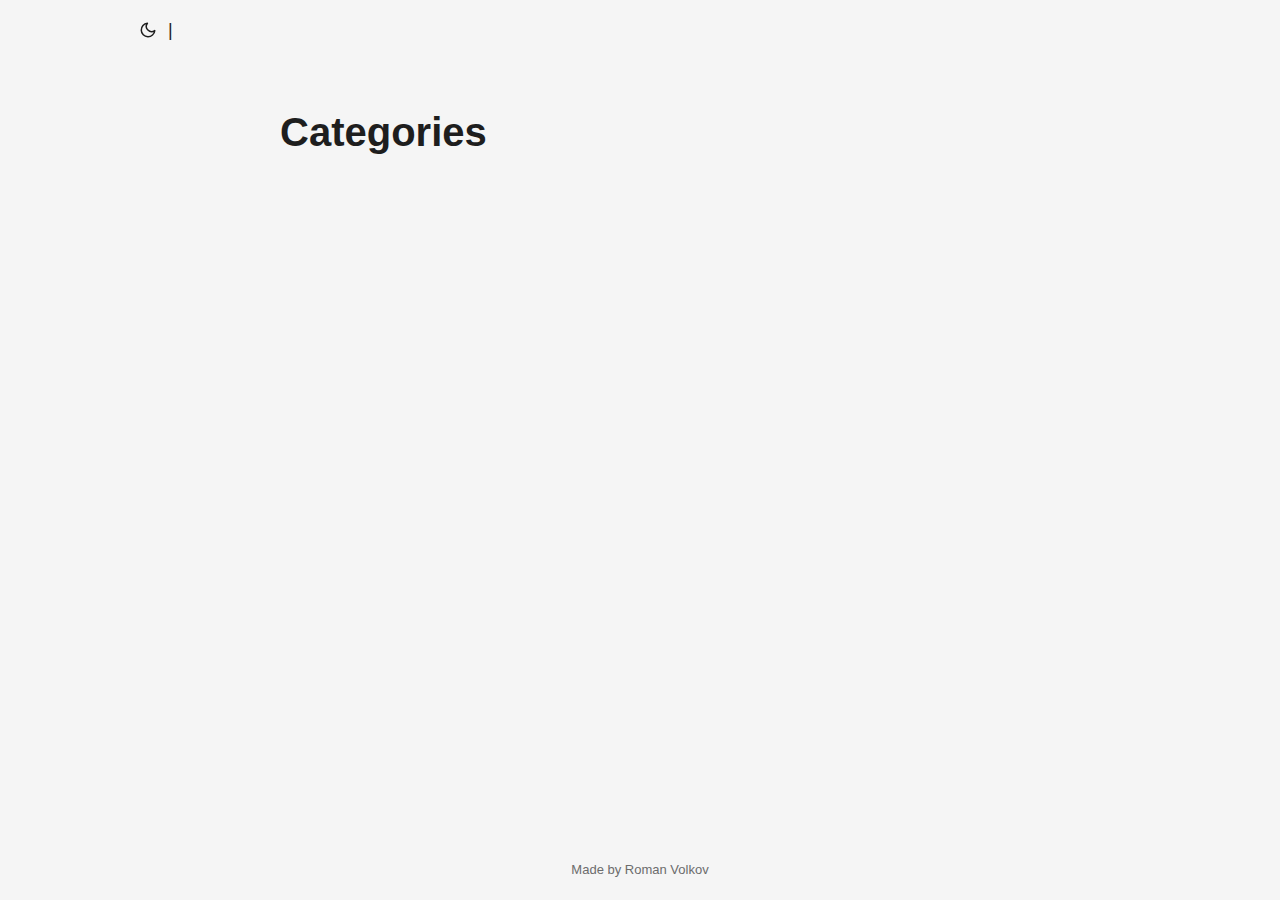
<file: categories/index.html>
<!doctype html><html lang=en dir=auto><head><meta charset=utf-8><meta http-equiv=X-UA-Compatible content="IE=edge"><meta name=viewport content="width=device-width,initial-scale=1,shrink-to-fit=no"><meta name=robots content="index, follow"><title>Categories | </title><meta name=keywords content><meta name=description content><meta name=author content="Roman Volkov"><link rel=canonical href=https://romanvolkov.ru/categories/><link crossorigin=anonymous href=/assets/css/stylesheet.min.c88963fe2d79462000fd0fb1b3737783c32855d340583e4523343f8735c787f0.css integrity="sha256-yIlj/i15RiAA/Q+xs3N3g8MoVdNAWD5FIzQ/hzXHh/A=" rel="preload stylesheet" as=style><link rel=icon href=https://romanvolkov.ru/favicon.ico><link rel=icon type=image/png sizes=16x16 href=https://romanvolkov.ru/favicon-16x16.png><link rel=icon type=image/png sizes=32x32 href=https://romanvolkov.ru/favicon-32x32.png><link rel=apple-touch-icon href=https://romanvolkov.ru/apple-touch-icon.png><link rel=mask-icon href=https://romanvolkov.ru/safari-pinned-tab.svg><meta name=theme-color content="#2e2e33"><meta name=msapplication-TileColor content="#2e2e33"><meta name=generator content="Hugo 0.128.0"><link rel=alternate type=application/rss+xml href=https://romanvolkov.ru/categories/index.xml><link rel=alternate hreflang=en href=https://romanvolkov.ru/categories/><noscript><style>#theme-toggle,.top-link{display:none}</style><style>@media(prefers-color-scheme:dark){:root{--theme:rgb(29, 30, 32);--entry:rgb(46, 46, 51);--primary:rgb(218, 218, 219);--secondary:rgb(155, 156, 157);--tertiary:rgb(65, 66, 68);--content:rgb(196, 196, 197);--hljs-bg:rgb(46, 46, 51);--code-bg:rgb(55, 56, 62);--border:rgb(51, 51, 51)}.list{background:var(--theme)}.list:not(.dark)::-webkit-scrollbar-track{background:0 0}.list:not(.dark)::-webkit-scrollbar-thumb{border-color:var(--theme)}}</style></noscript><meta property="og:title" content="Categories"><meta property="og:description" content><meta property="og:type" content="website"><meta property="og:url" content="https://romanvolkov.ru/categories/"><meta name=twitter:card content="summary"><meta name=twitter:title content="Categories"><meta name=twitter:description content></head><body class=list id=top><script>localStorage.getItem("pref-theme")==="dark"?document.body.classList.add("dark"):localStorage.getItem("pref-theme")==="light"?document.body.classList.remove("dark"):window.matchMedia("(prefers-color-scheme: dark)").matches&&document.body.classList.add("dark")</script><header class=header><nav class=nav><div class=logo><span class=logo-switches><button id=theme-toggle accesskey=t title="(Alt + T)"><svg id="moon" xmlns="http://www.w3.org/2000/svg" width="24" height="24" viewBox="0 0 24 24" fill="none" stroke="currentcolor" stroke-width="2" stroke-linecap="round" stroke-linejoin="round"><path d="M21 12.79A9 9 0 1111.21 3 7 7 0 0021 12.79z"/></svg><svg id="sun" xmlns="http://www.w3.org/2000/svg" width="24" height="24" viewBox="0 0 24 24" fill="none" stroke="currentcolor" stroke-width="2" stroke-linecap="round" stroke-linejoin="round"><circle cx="12" cy="12" r="5"/><line x1="12" y1="1" x2="12" y2="3"/><line x1="12" y1="21" x2="12" y2="23"/><line x1="4.22" y1="4.22" x2="5.64" y2="5.64"/><line x1="18.36" y1="18.36" x2="19.78" y2="19.78"/><line x1="1" y1="12" x2="3" y2="12"/><line x1="21" y1="12" x2="23" y2="12"/><line x1="4.22" y1="19.78" x2="5.64" y2="18.36"/><line x1="18.36" y1="5.64" x2="19.78" y2="4.22"/></svg></button><ul class=lang-switch><li>|</li></ul></span></div><ul id=menu></ul></nav></header><main class=main><header class=page-header><h1>Categories</h1></header><ul class=terms-tags></ul></main><footer class=footer style=font-size:13px><span>Made by Roman Volkov</span></footer></body></html>
</file>
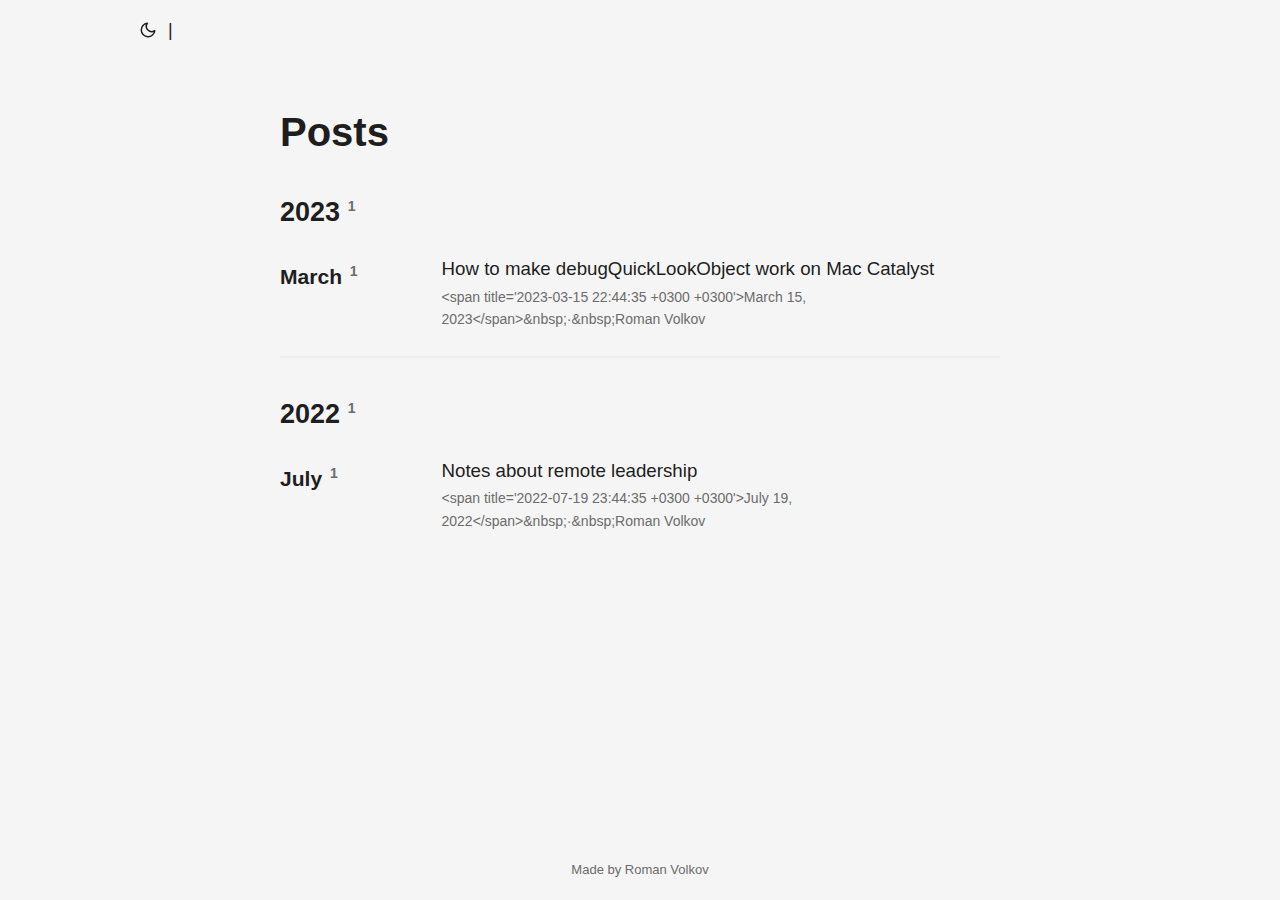
<file: posts/index.html>
<!doctype html><html lang=en dir=auto><head><meta charset=utf-8><meta http-equiv=X-UA-Compatible content="IE=edge"><meta name=viewport content="width=device-width,initial-scale=1,shrink-to-fit=no"><meta name=robots content="index, follow"><title>Posts | </title><meta name=keywords content><meta name=description content="posts"><meta name=author content="Roman Volkov"><link rel=canonical href=https://romanvolkov.ru/posts/><link crossorigin=anonymous href=/assets/css/stylesheet.min.c88963fe2d79462000fd0fb1b3737783c32855d340583e4523343f8735c787f0.css integrity="sha256-yIlj/i15RiAA/Q+xs3N3g8MoVdNAWD5FIzQ/hzXHh/A=" rel="preload stylesheet" as=style><link rel=icon href=https://romanvolkov.ru/favicon.ico><link rel=icon type=image/png sizes=16x16 href=https://romanvolkov.ru/favicon-16x16.png><link rel=icon type=image/png sizes=32x32 href=https://romanvolkov.ru/favicon-32x32.png><link rel=apple-touch-icon href=https://romanvolkov.ru/apple-touch-icon.png><link rel=mask-icon href=https://romanvolkov.ru/safari-pinned-tab.svg><meta name=theme-color content="#2e2e33"><meta name=msapplication-TileColor content="#2e2e33"><meta name=generator content="Hugo 0.128.0"><link rel=alternate hreflang=en href=https://romanvolkov.ru/posts/><noscript><style>#theme-toggle,.top-link{display:none}</style><style>@media(prefers-color-scheme:dark){:root{--theme:rgb(29, 30, 32);--entry:rgb(46, 46, 51);--primary:rgb(218, 218, 219);--secondary:rgb(155, 156, 157);--tertiary:rgb(65, 66, 68);--content:rgb(196, 196, 197);--hljs-bg:rgb(46, 46, 51);--code-bg:rgb(55, 56, 62);--border:rgb(51, 51, 51)}.list{background:var(--theme)}.list:not(.dark)::-webkit-scrollbar-track{background:0 0}.list:not(.dark)::-webkit-scrollbar-thumb{border-color:var(--theme)}}</style></noscript><meta property="og:title" content="Posts"><meta property="og:description" content="posts"><meta property="og:type" content="article"><meta property="og:url" content="https://romanvolkov.ru/posts/"><meta property="article:section" content><meta name=twitter:card content="summary"><meta name=twitter:title content="Posts"><meta name=twitter:description content="posts"><script type=application/ld+json>{"@context":"https://schema.org","@type":"BreadcrumbList","itemListElement":[{"@type":"ListItem","position":1,"name":"Posts","item":"https://romanvolkov.ru/posts/"}]}</script><script type=application/ld+json>{"@context":"https://schema.org","@type":"BlogPosting","headline":"Posts","name":"Posts","description":"posts","keywords":[],"articleBody":"","wordCount":"0","inLanguage":"en","datePublished":"0001-01-01T00:00:00Z","dateModified":"0001-01-01T00:00:00Z","author":{"@type":"Person","name":"Roman Volkov"},"mainEntityOfPage":{"@type":"WebPage","@id":"https://romanvolkov.ru/posts/"},"publisher":{"@type":"Organization","name":"","logo":{"@type":"ImageObject","url":"https://romanvolkov.ru/favicon.ico"}}}</script></head><body class=list id=top><script>localStorage.getItem("pref-theme")==="dark"?document.body.classList.add("dark"):localStorage.getItem("pref-theme")==="light"?document.body.classList.remove("dark"):window.matchMedia("(prefers-color-scheme: dark)").matches&&document.body.classList.add("dark")</script><header class=header><nav class=nav><div class=logo><span class=logo-switches><button id=theme-toggle accesskey=t title="(Alt + T)"><svg id="moon" xmlns="http://www.w3.org/2000/svg" width="24" height="24" viewBox="0 0 24 24" fill="none" stroke="currentcolor" stroke-width="2" stroke-linecap="round" stroke-linejoin="round"><path d="M21 12.79A9 9 0 1111.21 3 7 7 0 0021 12.79z"/></svg><svg id="sun" xmlns="http://www.w3.org/2000/svg" width="24" height="24" viewBox="0 0 24 24" fill="none" stroke="currentcolor" stroke-width="2" stroke-linecap="round" stroke-linejoin="round"><circle cx="12" cy="12" r="5"/><line x1="12" y1="1" x2="12" y2="3"/><line x1="12" y1="21" x2="12" y2="23"/><line x1="4.22" y1="4.22" x2="5.64" y2="5.64"/><line x1="18.36" y1="18.36" x2="19.78" y2="19.78"/><line x1="1" y1="12" x2="3" y2="12"/><line x1="21" y1="12" x2="23" y2="12"/><line x1="4.22" y1="19.78" x2="5.64" y2="18.36"/><line x1="18.36" y1="5.64" x2="19.78" y2="4.22"/></svg></button><ul class=lang-switch><li>|</li></ul></span></div><ul id=menu></ul></nav></header><main class=main><header class=page-header><h1>Posts</h1></header><div class=archive-year><h2 class=archive-year-header>2023<sup class=archive-count>&nbsp;&nbsp;1</sup></h2><div class=archive-month><h3 class=archive-month-header>March<sup class=archive-count>&nbsp;&nbsp;1</sup></h3><div class=archive-posts><div class=archive-entry><h3 class=archive-entry-title>How to make debugQuickLookObject work on Mac Catalyst</h3><div class=archive-meta>&lt;span title='2023-03-15 22:44:35 +0300 +0300'>March 15, 2023&lt;/span>&amp;nbsp;·&amp;nbsp;Roman Volkov</div><a class=entry-link aria-label="post link to How to make debugQuickLookObject work on Mac Catalyst" href=https://romanvolkov.ru/posts/xcode-custom-quick-look/></a></div></div></div></div><div class=archive-year><h2 class=archive-year-header>2022<sup class=archive-count>&nbsp;&nbsp;1</sup></h2><div class=archive-month><h3 class=archive-month-header>July<sup class=archive-count>&nbsp;&nbsp;1</sup></h3><div class=archive-posts><div class=archive-entry><h3 class=archive-entry-title>Notes about remote leadership</h3><div class=archive-meta>&lt;span title='2022-07-19 23:44:35 +0300 +0300'>July 19, 2022&lt;/span>&amp;nbsp;·&amp;nbsp;Roman Volkov</div><a class=entry-link aria-label="post link to Notes about remote leadership" href=https://romanvolkov.ru/posts/notes_about_leadership/></a></div></div></div></div></main><footer class=footer style=font-size:13px><span>Made by Roman Volkov</span></footer></body></html>
</file>
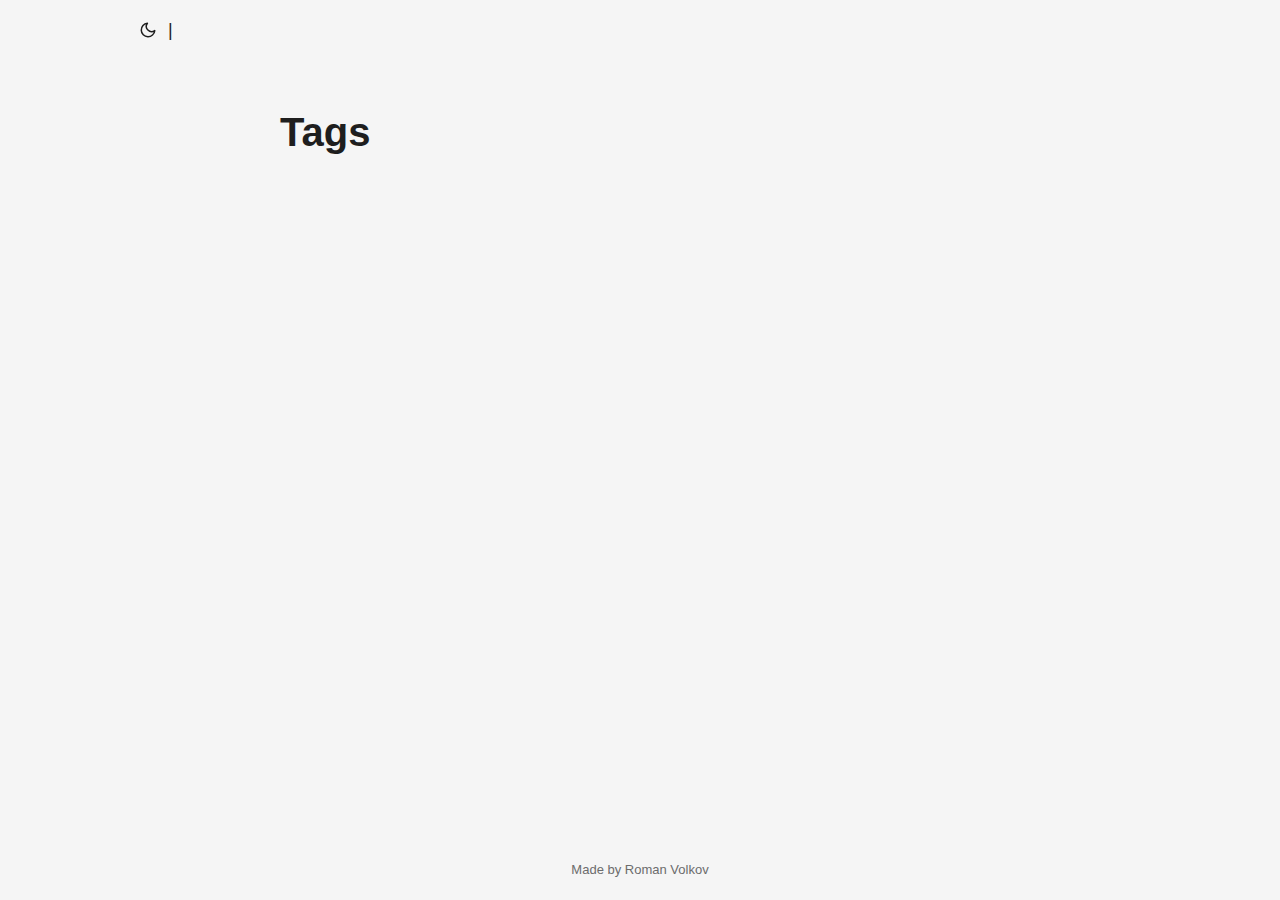
<file: tags/index.html>
<!doctype html><html lang=en dir=auto><head><meta charset=utf-8><meta http-equiv=X-UA-Compatible content="IE=edge"><meta name=viewport content="width=device-width,initial-scale=1,shrink-to-fit=no"><meta name=robots content="index, follow"><title>Tags | </title><meta name=keywords content><meta name=description content><meta name=author content="Roman Volkov"><link rel=canonical href=https://romanvolkov.ru/tags/><link crossorigin=anonymous href=/assets/css/stylesheet.min.c88963fe2d79462000fd0fb1b3737783c32855d340583e4523343f8735c787f0.css integrity="sha256-yIlj/i15RiAA/Q+xs3N3g8MoVdNAWD5FIzQ/hzXHh/A=" rel="preload stylesheet" as=style><link rel=icon href=https://romanvolkov.ru/favicon.ico><link rel=icon type=image/png sizes=16x16 href=https://romanvolkov.ru/favicon-16x16.png><link rel=icon type=image/png sizes=32x32 href=https://romanvolkov.ru/favicon-32x32.png><link rel=apple-touch-icon href=https://romanvolkov.ru/apple-touch-icon.png><link rel=mask-icon href=https://romanvolkov.ru/safari-pinned-tab.svg><meta name=theme-color content="#2e2e33"><meta name=msapplication-TileColor content="#2e2e33"><meta name=generator content="Hugo 0.128.0"><link rel=alternate type=application/rss+xml href=https://romanvolkov.ru/tags/index.xml><link rel=alternate hreflang=en href=https://romanvolkov.ru/tags/><noscript><style>#theme-toggle,.top-link{display:none}</style><style>@media(prefers-color-scheme:dark){:root{--theme:rgb(29, 30, 32);--entry:rgb(46, 46, 51);--primary:rgb(218, 218, 219);--secondary:rgb(155, 156, 157);--tertiary:rgb(65, 66, 68);--content:rgb(196, 196, 197);--hljs-bg:rgb(46, 46, 51);--code-bg:rgb(55, 56, 62);--border:rgb(51, 51, 51)}.list{background:var(--theme)}.list:not(.dark)::-webkit-scrollbar-track{background:0 0}.list:not(.dark)::-webkit-scrollbar-thumb{border-color:var(--theme)}}</style></noscript><meta property="og:title" content="Tags"><meta property="og:description" content><meta property="og:type" content="website"><meta property="og:url" content="https://romanvolkov.ru/tags/"><meta name=twitter:card content="summary"><meta name=twitter:title content="Tags"><meta name=twitter:description content></head><body class=list id=top><script>localStorage.getItem("pref-theme")==="dark"?document.body.classList.add("dark"):localStorage.getItem("pref-theme")==="light"?document.body.classList.remove("dark"):window.matchMedia("(prefers-color-scheme: dark)").matches&&document.body.classList.add("dark")</script><header class=header><nav class=nav><div class=logo><span class=logo-switches><button id=theme-toggle accesskey=t title="(Alt + T)"><svg id="moon" xmlns="http://www.w3.org/2000/svg" width="24" height="24" viewBox="0 0 24 24" fill="none" stroke="currentcolor" stroke-width="2" stroke-linecap="round" stroke-linejoin="round"><path d="M21 12.79A9 9 0 1111.21 3 7 7 0 0021 12.79z"/></svg><svg id="sun" xmlns="http://www.w3.org/2000/svg" width="24" height="24" viewBox="0 0 24 24" fill="none" stroke="currentcolor" stroke-width="2" stroke-linecap="round" stroke-linejoin="round"><circle cx="12" cy="12" r="5"/><line x1="12" y1="1" x2="12" y2="3"/><line x1="12" y1="21" x2="12" y2="23"/><line x1="4.22" y1="4.22" x2="5.64" y2="5.64"/><line x1="18.36" y1="18.36" x2="19.78" y2="19.78"/><line x1="1" y1="12" x2="3" y2="12"/><line x1="21" y1="12" x2="23" y2="12"/><line x1="4.22" y1="19.78" x2="5.64" y2="18.36"/><line x1="18.36" y1="5.64" x2="19.78" y2="4.22"/></svg></button><ul class=lang-switch><li>|</li></ul></span></div><ul id=menu></ul></nav></header><main class=main><header class=page-header><h1>Tags</h1></header><ul class=terms-tags></ul></main><footer class=footer style=font-size:13px><span>Made by Roman Volkov</span></footer></body></html>
</file>
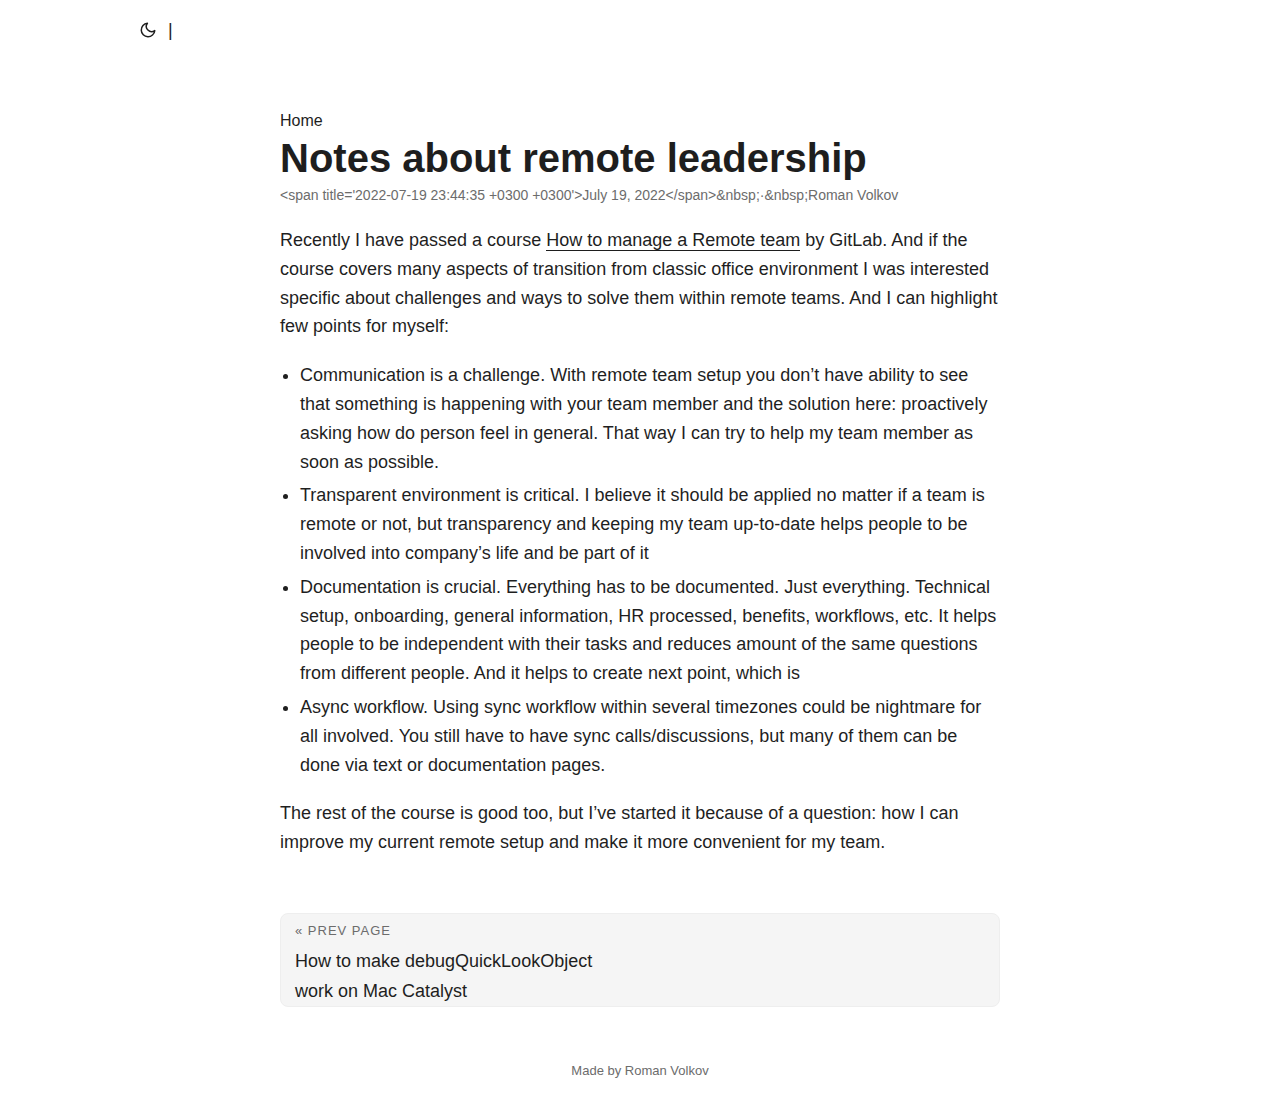
<file: posts/notes_about_leadership/index.html>
<!doctype html><html lang=en dir=auto><head><meta charset=utf-8><meta http-equiv=X-UA-Compatible content="IE=edge"><meta name=viewport content="width=device-width,initial-scale=1,shrink-to-fit=no"><meta name=robots content="index, follow"><title>Notes about remote leadership | </title><meta name=keywords content><meta name=description content="Recently I have passed a course How to manage a Remote team by GitLab. And if the course covers many aspects of transition from classic office environment I was interested specific about challenges and ways to solve them within remote teams. And I can highlight few points for myself:
Communication is a challenge. With remote team setup you don&rsquo;t have ability to see that something is happening with your team member and the solution here: proactively asking how do person feel in general."><meta name=author content="Roman Volkov"><link rel=canonical href=https://romanvolkov.ru/posts/notes_about_leadership/><link crossorigin=anonymous href=/assets/css/stylesheet.min.c88963fe2d79462000fd0fb1b3737783c32855d340583e4523343f8735c787f0.css integrity="sha256-yIlj/i15RiAA/Q+xs3N3g8MoVdNAWD5FIzQ/hzXHh/A=" rel="preload stylesheet" as=style><script defer crossorigin=anonymous src=/assets/js/highlight.min.2eadbb982468c11a433a3e291f01326f2ba43f065e256bf792dbd79640a92316.js integrity="sha256-Lq27mCRowRpDOj4pHwEybyukPwZeJWv3ktvXlkCpIxY=" onload=hljs.initHighlightingOnLoad()></script><link rel=icon href=https://romanvolkov.ru/favicon.ico><link rel=icon type=image/png sizes=16x16 href=https://romanvolkov.ru/favicon-16x16.png><link rel=icon type=image/png sizes=32x32 href=https://romanvolkov.ru/favicon-32x32.png><link rel=apple-touch-icon href=https://romanvolkov.ru/apple-touch-icon.png><link rel=mask-icon href=https://romanvolkov.ru/safari-pinned-tab.svg><meta name=theme-color content="#2e2e33"><meta name=msapplication-TileColor content="#2e2e33"><meta name=generator content="Hugo 0.128.0"><link rel=alternate hreflang=en href=https://romanvolkov.ru/posts/notes_about_leadership/><noscript><style>#theme-toggle,.top-link{display:none}</style><style>@media(prefers-color-scheme:dark){:root{--theme:rgb(29, 30, 32);--entry:rgb(46, 46, 51);--primary:rgb(218, 218, 219);--secondary:rgb(155, 156, 157);--tertiary:rgb(65, 66, 68);--content:rgb(196, 196, 197);--hljs-bg:rgb(46, 46, 51);--code-bg:rgb(55, 56, 62);--border:rgb(51, 51, 51)}.list{background:var(--theme)}.list:not(.dark)::-webkit-scrollbar-track{background:0 0}.list:not(.dark)::-webkit-scrollbar-thumb{border-color:var(--theme)}}</style></noscript><meta property="og:title" content="Notes about remote leadership"><meta property="og:description" content="Recently I have passed a course How to manage a Remote team by GitLab. And if the course covers many aspects of transition from classic office environment I was interested specific about challenges and ways to solve them within remote teams. And I can highlight few points for myself:
Communication is a challenge. With remote team setup you don&rsquo;t have ability to see that something is happening with your team member and the solution here: proactively asking how do person feel in general."><meta property="og:type" content="article"><meta property="og:url" content="https://romanvolkov.ru/posts/notes_about_leadership/"><meta property="article:section" content="posts"><meta property="article:published_time" content="2022-07-19T23:44:35+03:00"><meta property="article:modified_time" content="2022-07-19T23:44:35+03:00"><meta name=twitter:card content="summary"><meta name=twitter:title content="Notes about remote leadership"><meta name=twitter:description content="Recently I have passed a course How to manage a Remote team by GitLab. And if the course covers many aspects of transition from classic office environment I was interested specific about challenges and ways to solve them within remote teams. And I can highlight few points for myself:
Communication is a challenge. With remote team setup you don&rsquo;t have ability to see that something is happening with your team member and the solution here: proactively asking how do person feel in general."><script type=application/ld+json>{"@context":"https://schema.org","@type":"BreadcrumbList","itemListElement":[{"@type":"ListItem","position":1,"name":"Notes about remote leadership","item":"https://romanvolkov.ru/posts/notes_about_leadership/"}]}</script><script type=application/ld+json>{"@context":"https://schema.org","@type":"BlogPosting","headline":"Notes about remote leadership","name":"Notes about remote leadership","description":"Recently I have passed a course How to manage a Remote team by GitLab. And if the course covers many aspects of transition from classic office environment I was interested specific about challenges and ways to solve them within remote teams. And I can highlight few points for myself:\nCommunication is a challenge. With remote team setup you don\u0026rsquo;t have ability to see that something is happening with your team member and the solution here: proactively asking how do person feel in general.","keywords":[],"articleBody":"Recently I have passed a course How to manage a Remote team by GitLab. And if the course covers many aspects of transition from classic office environment I was interested specific about challenges and ways to solve them within remote teams. And I can highlight few points for myself:\nCommunication is a challenge. With remote team setup you don’t have ability to see that something is happening with your team member and the solution here: proactively asking how do person feel in general. That way I can try to help my team member as soon as possible. Transparent environment is critical. I believe it should be applied no matter if a team is remote or not, but transparency and keeping my team up-to-date helps people to be involved into company’s life and be part of it Documentation is crucial. Everything has to be documented. Just everything. Technical setup, onboarding, general information, HR processed, benefits, workflows, etc. It helps people to be independent with their tasks and reduces amount of the same questions from different people. And it helps to create next point, which is Async workflow. Using sync workflow within several timezones could be nightmare for all involved. You still have to have sync calls/discussions, but many of them can be done via text or documentation pages. The rest of the course is good too, but I’ve started it because of a question: how I can improve my current remote setup and make it more convenient for my team.\n","wordCount":"249","inLanguage":"en","datePublished":"2022-07-19T23:44:35+03:00","dateModified":"2022-07-19T23:44:35+03:00","author":{"@type":"Person","name":"Roman Volkov"},"mainEntityOfPage":{"@type":"WebPage","@id":"https://romanvolkov.ru/posts/notes_about_leadership/"},"publisher":{"@type":"Organization","name":"","logo":{"@type":"ImageObject","url":"https://romanvolkov.ru/favicon.ico"}}}</script></head><body id=top><script>localStorage.getItem("pref-theme")==="dark"?document.body.classList.add("dark"):localStorage.getItem("pref-theme")==="light"?document.body.classList.remove("dark"):window.matchMedia("(prefers-color-scheme: dark)").matches&&document.body.classList.add("dark")</script><header class=header><nav class=nav><div class=logo><span class=logo-switches><button id=theme-toggle accesskey=t title="(Alt + T)"><svg id="moon" xmlns="http://www.w3.org/2000/svg" width="24" height="24" viewBox="0 0 24 24" fill="none" stroke="currentcolor" stroke-width="2" stroke-linecap="round" stroke-linejoin="round"><path d="M21 12.79A9 9 0 1111.21 3 7 7 0 0021 12.79z"/></svg><svg id="sun" xmlns="http://www.w3.org/2000/svg" width="24" height="24" viewBox="0 0 24 24" fill="none" stroke="currentcolor" stroke-width="2" stroke-linecap="round" stroke-linejoin="round"><circle cx="12" cy="12" r="5"/><line x1="12" y1="1" x2="12" y2="3"/><line x1="12" y1="21" x2="12" y2="23"/><line x1="4.22" y1="4.22" x2="5.64" y2="5.64"/><line x1="18.36" y1="18.36" x2="19.78" y2="19.78"/><line x1="1" y1="12" x2="3" y2="12"/><line x1="21" y1="12" x2="23" y2="12"/><line x1="4.22" y1="19.78" x2="5.64" y2="18.36"/><line x1="18.36" y1="5.64" x2="19.78" y2="4.22"/></svg></button><ul class=lang-switch><li>|</li></ul></span></div><ul id=menu></ul></nav></header><main class=main><article class=post-single><header class=post-header><div class=breadcrumbs><a href=https://romanvolkov.ru/>Home</a></div><h1 class=post-title>Notes about remote leadership</h1><div class=post-meta>&lt;span title='2022-07-19 23:44:35 +0300 +0300'>July 19, 2022&lt;/span>&amp;nbsp;·&amp;nbsp;Roman Volkov</div></header><div class=post-content><p>Recently I have passed a course <a href=https://www.coursera.org/learn/remote-team-management/home/week/4>How to manage a Remote team</a> by GitLab. And if the course covers many aspects of transition from classic office environment I was interested specific about challenges and ways to solve them within remote teams. And I can highlight few points for myself:</p><ul><li>Communication is a challenge. With remote team setup you don&rsquo;t have ability to see that something is happening with your team member and the solution here: proactively asking how do person feel in general. That way I can try to help my team member as soon as possible.</li><li>Transparent environment is critical. I believe it should be applied no matter if a team is remote or not, but transparency and keeping my team up-to-date helps people to be involved into company&rsquo;s life and be part of it</li><li>Documentation is crucial. Everything has to be documented. Just everything. Technical setup, onboarding, general information, HR processed, benefits, workflows, etc. It helps people to be independent with their tasks and reduces amount of the same questions from different people. And it helps to create next point, which is</li><li>Async workflow. Using sync workflow within several timezones could be nightmare for all involved. You still have to have sync calls/discussions, but many of them can be done via text or documentation pages.</li></ul><p>The rest of the course is good too, but I&rsquo;ve started it because of a question: how I can improve my current remote setup and make it more convenient for my team.</p></div><footer class=post-footer><nav class=paginav><a class=prev href=https://romanvolkov.ru/posts/xcode-custom-quick-look/><span class=title>« Prev Page</span><br><span>How to make debugQuickLookObject work on Mac Catalyst</span></a></nav></footer></article></main><footer class=footer style=font-size:13px><span>Made by Roman Volkov</span></footer></body></html>
</file>
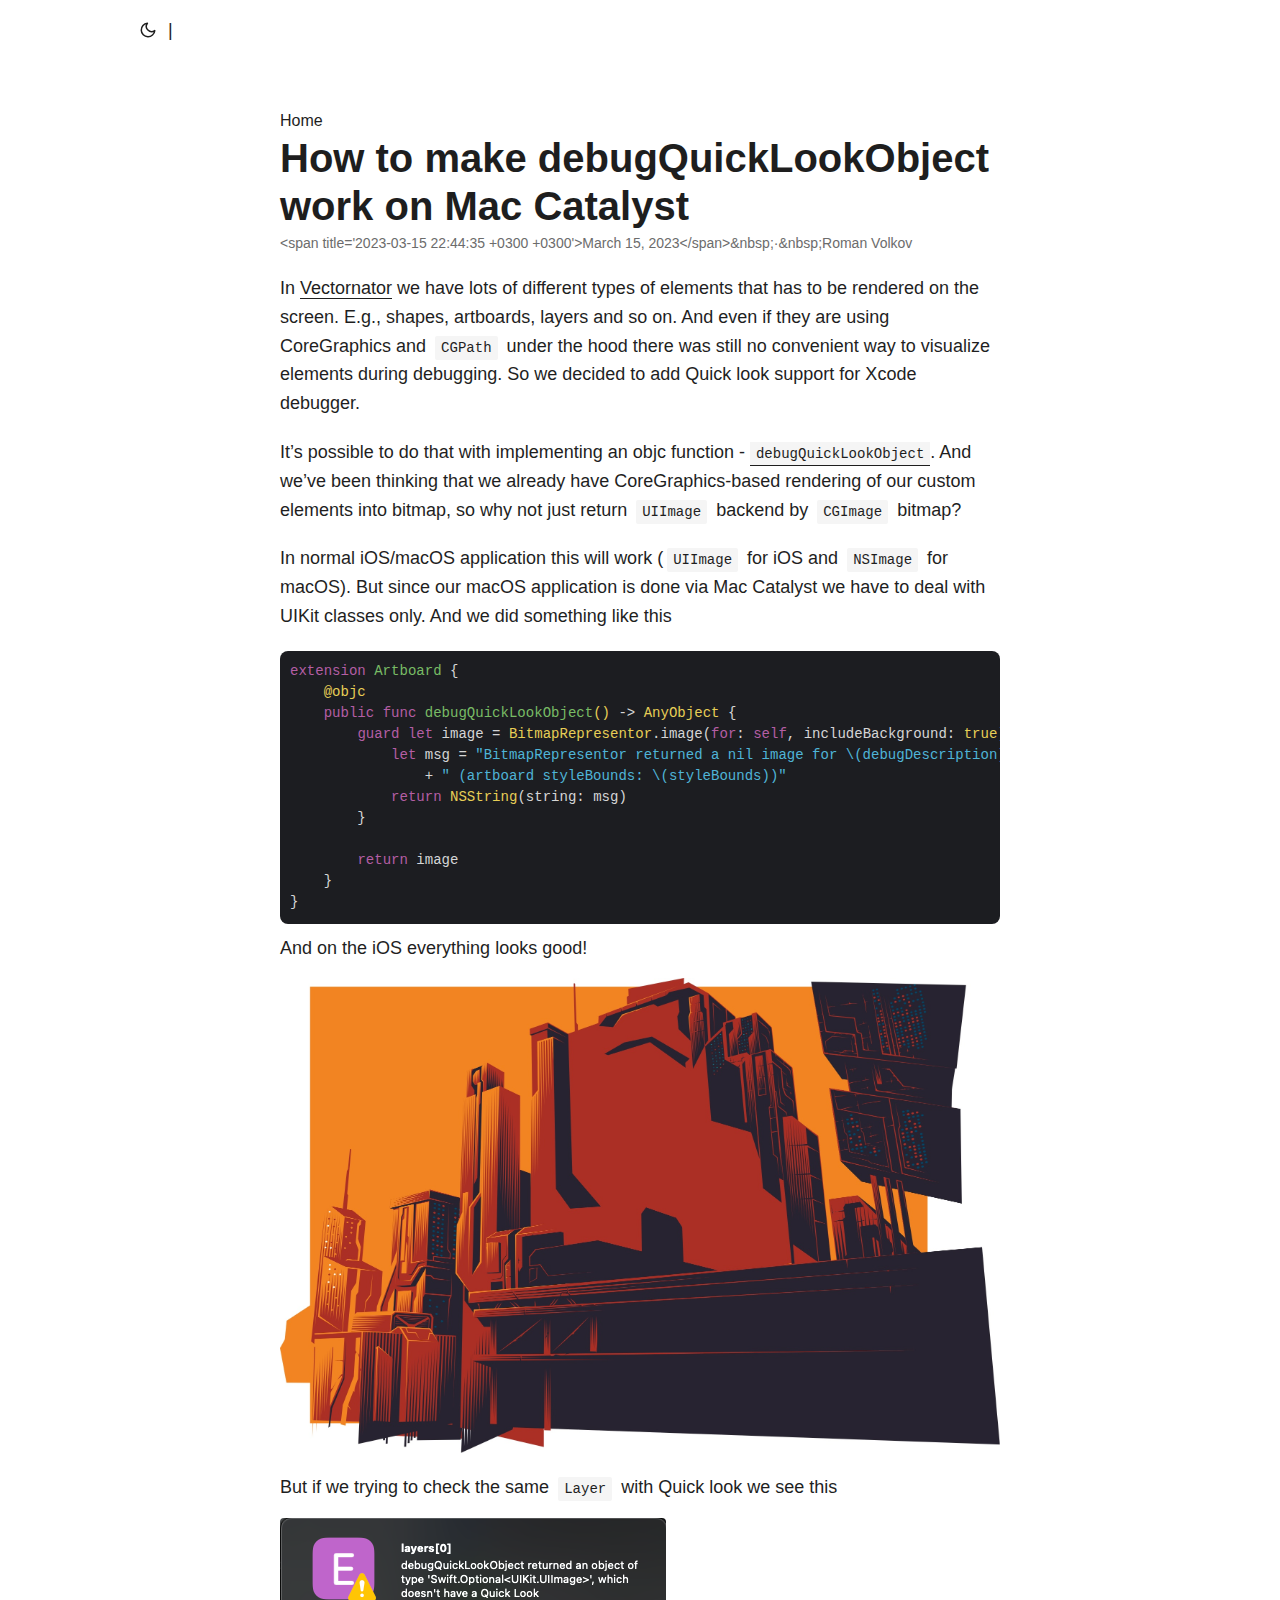
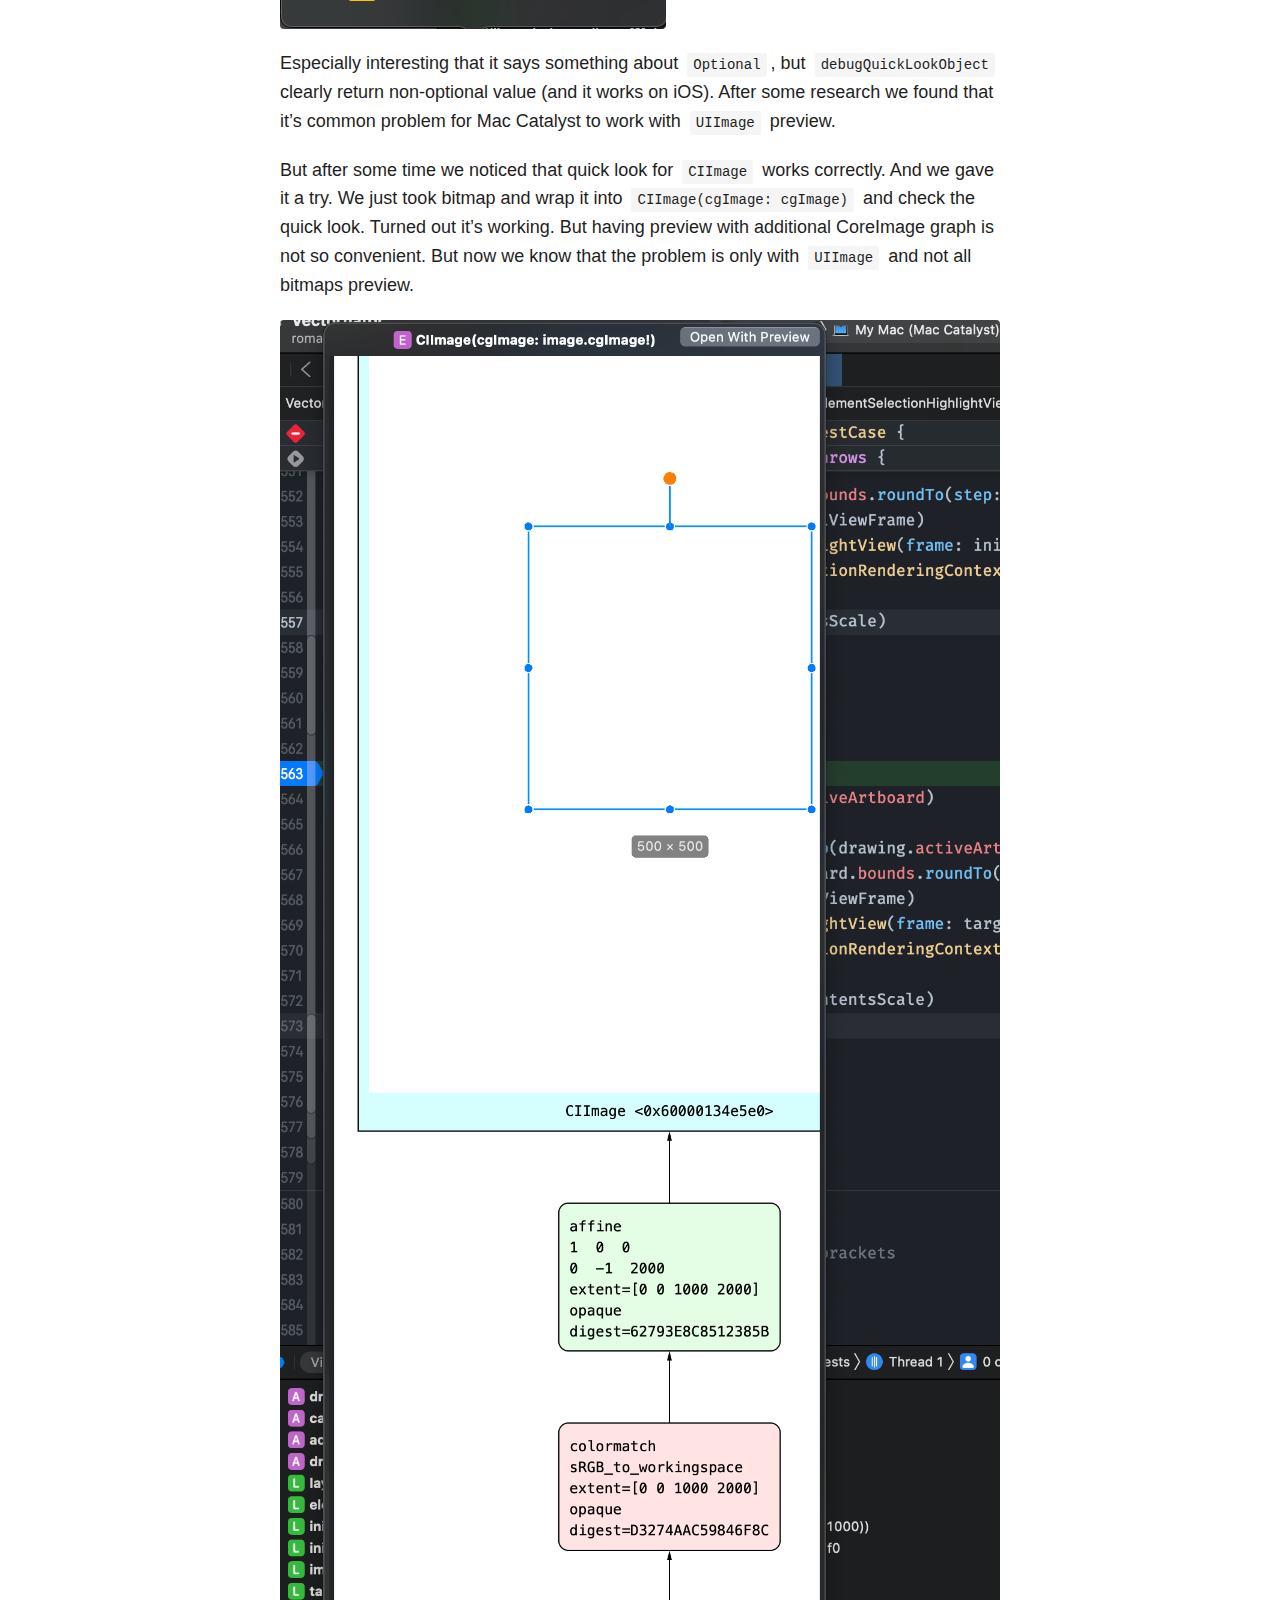
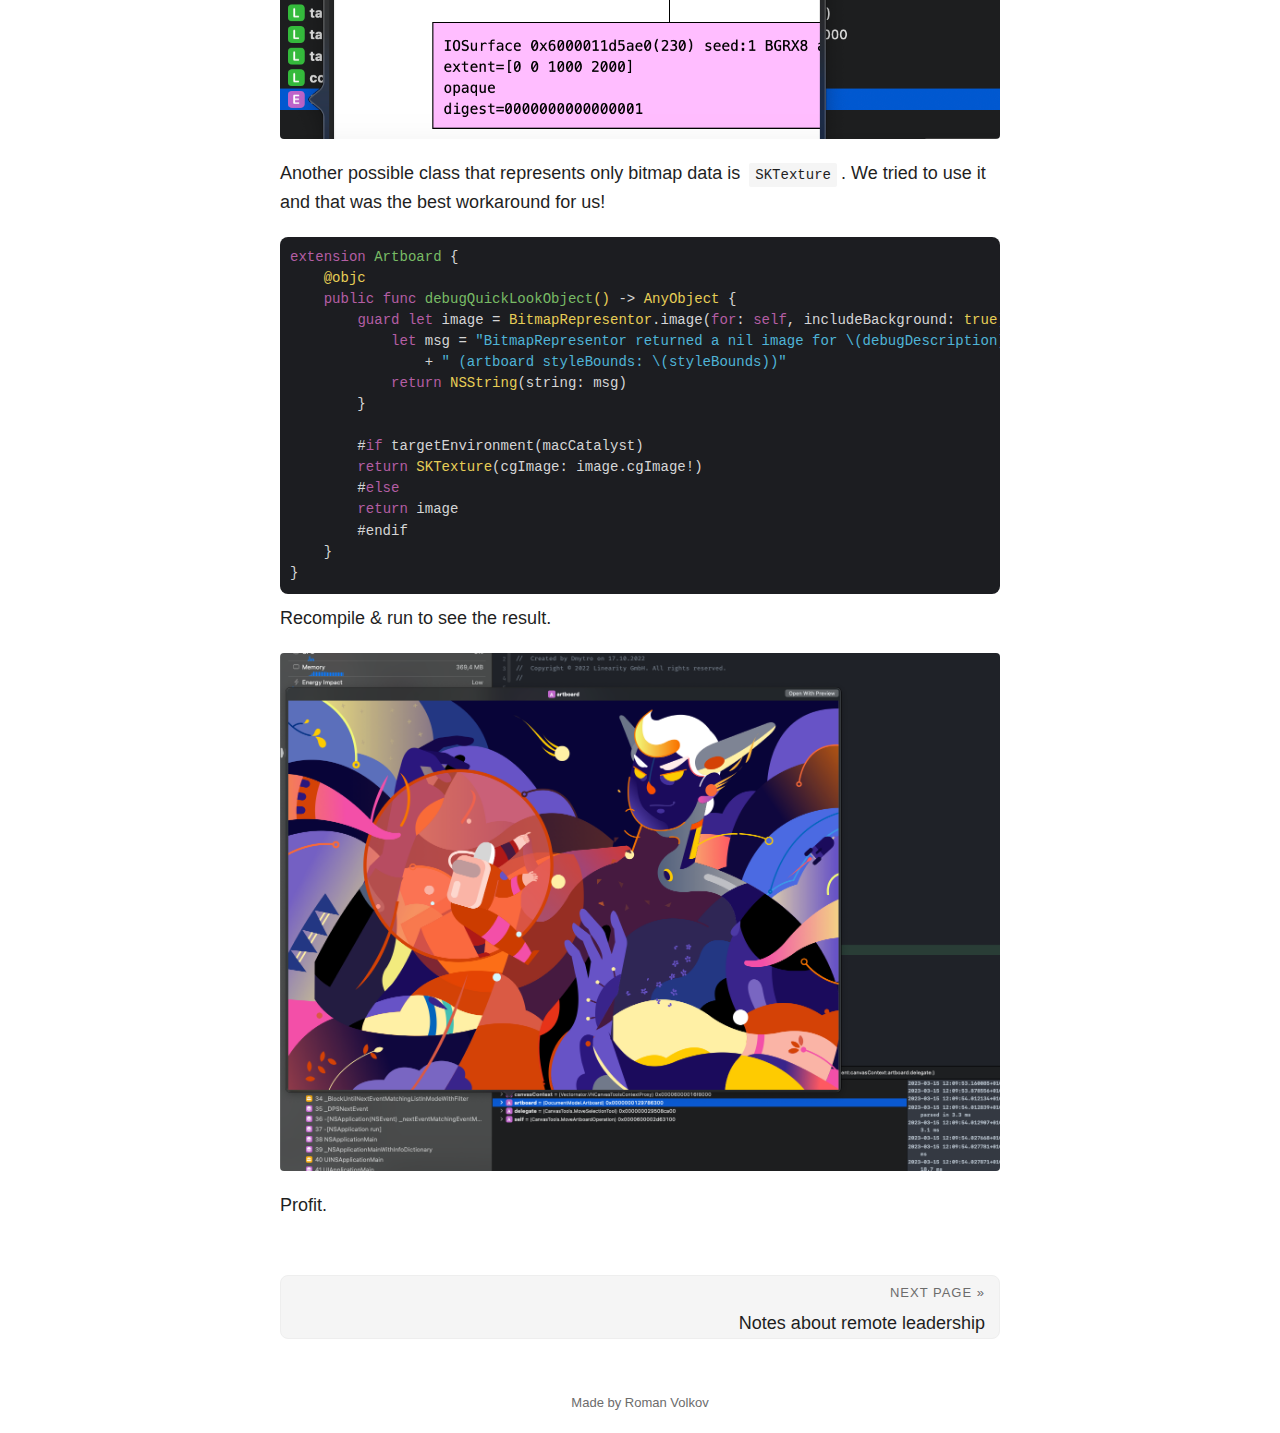
<file: posts/xcode-custom-quick-look/index.html>
<!doctype html><html lang=en dir=auto><head><meta charset=utf-8><meta http-equiv=X-UA-Compatible content="IE=edge"><meta name=viewport content="width=device-width,initial-scale=1,shrink-to-fit=no"><meta name=robots content="index, follow"><title>How to make debugQuickLookObject work on Mac Catalyst | </title><meta name=keywords content><meta name=description content="In Vectornator we have lots of different types of elements that has to be rendered on the screen. E.g., shapes, artboards, layers and so on. And even if they are using CoreGraphics and CGPath under the hood there was still no convenient way to visualize elements during debugging. So we decided to add Quick look support for Xcode debugger.
It&rsquo;s possible to do that with implementing an objc function - debugQuickLookObject."><meta name=author content="Roman Volkov"><link rel=canonical href=https://romanvolkov.ru/posts/xcode-custom-quick-look/><link crossorigin=anonymous href=/assets/css/stylesheet.min.c88963fe2d79462000fd0fb1b3737783c32855d340583e4523343f8735c787f0.css integrity="sha256-yIlj/i15RiAA/Q+xs3N3g8MoVdNAWD5FIzQ/hzXHh/A=" rel="preload stylesheet" as=style><script defer crossorigin=anonymous src=/assets/js/highlight.min.2eadbb982468c11a433a3e291f01326f2ba43f065e256bf792dbd79640a92316.js integrity="sha256-Lq27mCRowRpDOj4pHwEybyukPwZeJWv3ktvXlkCpIxY=" onload=hljs.initHighlightingOnLoad()></script><link rel=icon href=https://romanvolkov.ru/favicon.ico><link rel=icon type=image/png sizes=16x16 href=https://romanvolkov.ru/favicon-16x16.png><link rel=icon type=image/png sizes=32x32 href=https://romanvolkov.ru/favicon-32x32.png><link rel=apple-touch-icon href=https://romanvolkov.ru/apple-touch-icon.png><link rel=mask-icon href=https://romanvolkov.ru/safari-pinned-tab.svg><meta name=theme-color content="#2e2e33"><meta name=msapplication-TileColor content="#2e2e33"><meta name=generator content="Hugo 0.128.0"><link rel=alternate hreflang=en href=https://romanvolkov.ru/posts/xcode-custom-quick-look/><noscript><style>#theme-toggle,.top-link{display:none}</style><style>@media(prefers-color-scheme:dark){:root{--theme:rgb(29, 30, 32);--entry:rgb(46, 46, 51);--primary:rgb(218, 218, 219);--secondary:rgb(155, 156, 157);--tertiary:rgb(65, 66, 68);--content:rgb(196, 196, 197);--hljs-bg:rgb(46, 46, 51);--code-bg:rgb(55, 56, 62);--border:rgb(51, 51, 51)}.list{background:var(--theme)}.list:not(.dark)::-webkit-scrollbar-track{background:0 0}.list:not(.dark)::-webkit-scrollbar-thumb{border-color:var(--theme)}}</style></noscript><meta property="og:title" content="How to make debugQuickLookObject work on Mac Catalyst"><meta property="og:description" content="In Vectornator we have lots of different types of elements that has to be rendered on the screen. E.g., shapes, artboards, layers and so on. And even if they are using CoreGraphics and CGPath under the hood there was still no convenient way to visualize elements during debugging. So we decided to add Quick look support for Xcode debugger.
It&rsquo;s possible to do that with implementing an objc function - debugQuickLookObject."><meta property="og:type" content="article"><meta property="og:url" content="https://romanvolkov.ru/posts/xcode-custom-quick-look/"><meta property="article:section" content="posts"><meta property="article:published_time" content="2023-03-15T22:44:35+03:00"><meta property="article:modified_time" content="2023-03-15T22:44:35+03:00"><meta name=twitter:card content="summary"><meta name=twitter:title content="How to make debugQuickLookObject work on Mac Catalyst"><meta name=twitter:description content="In Vectornator we have lots of different types of elements that has to be rendered on the screen. E.g., shapes, artboards, layers and so on. And even if they are using CoreGraphics and CGPath under the hood there was still no convenient way to visualize elements during debugging. So we decided to add Quick look support for Xcode debugger.
It&rsquo;s possible to do that with implementing an objc function - debugQuickLookObject."><script type=application/ld+json>{"@context":"https://schema.org","@type":"BreadcrumbList","itemListElement":[{"@type":"ListItem","position":1,"name":"How to make debugQuickLookObject work on Mac Catalyst","item":"https://romanvolkov.ru/posts/xcode-custom-quick-look/"}]}</script><script type=application/ld+json>{"@context":"https://schema.org","@type":"BlogPosting","headline":"How to make debugQuickLookObject work on Mac Catalyst","name":"How to make debugQuickLookObject work on Mac Catalyst","description":"In Vectornator we have lots of different types of elements that has to be rendered on the screen. E.g., shapes, artboards, layers and so on. And even if they are using CoreGraphics and CGPath under the hood there was still no convenient way to visualize elements during debugging. So we decided to add Quick look support for Xcode debugger.\nIt\u0026rsquo;s possible to do that with implementing an objc function - debugQuickLookObject.","keywords":[],"articleBody":"In Vectornator we have lots of different types of elements that has to be rendered on the screen. E.g., shapes, artboards, layers and so on. And even if they are using CoreGraphics and CGPath under the hood there was still no convenient way to visualize elements during debugging. So we decided to add Quick look support for Xcode debugger.\nIt’s possible to do that with implementing an objc function - debugQuickLookObject. And we’ve been thinking that we already have CoreGraphics-based rendering of our custom elements into bitmap, so why not just return UIImage backend by CGImage bitmap?\nIn normal iOS/macOS application this will work (UIImage for iOS and NSImage for macOS). But since our macOS application is done via Mac Catalyst we have to deal with UIKit classes only. And we did something like this\nextension Artboard { @objc public func debugQuickLookObject() -\u003e AnyObject { guard let image = BitmapRepresentor.image(for: self, includeBackground: true) else { let msg = \"BitmapRepresentor returned a nil image for \\(debugDescription)\" + \" (artboard styleBounds: \\(styleBounds))\" return NSString(string: msg) } return image } } And on the iOS everything looks good! But if we trying to check the same Layer with Quick look we see this Especially interesting that it says something about Optional, but debugQuickLookObject clearly return non-optional value (and it works on iOS). After some research we found that it’s common problem for Mac Catalyst to work with UIImage preview.\nBut after some time we noticed that quick look for CIImage works correctly. And we gave it a try. We just took bitmap and wrap it into CIImage(cgImage: cgImage) and check the quick look. Turned out it’s working. But having preview with additional CoreImage graph is not so convenient. But now we know that the problem is only with UIImage and not all bitmaps preview.\nAnother possible class that represents only bitmap data is SKTexture. We tried to use it and that was the best workaround for us!\nextension Artboard { @objc public func debugQuickLookObject() -\u003e AnyObject { guard let image = BitmapRepresentor.image(for: self, includeBackground: true) else { let msg = \"BitmapRepresentor returned a nil image for \\(debugDescription)\" + \" (artboard styleBounds: \\(styleBounds))\" return NSString(string: msg) } #if targetEnvironment(macCatalyst) return SKTexture(cgImage: image.cgImage!) #else return image #endif } } Recompile \u0026 run to see the result.\nProfit.\n","wordCount":"382","inLanguage":"en","datePublished":"2023-03-15T22:44:35+03:00","dateModified":"2023-03-15T22:44:35+03:00","author":{"@type":"Person","name":"Roman Volkov"},"mainEntityOfPage":{"@type":"WebPage","@id":"https://romanvolkov.ru/posts/xcode-custom-quick-look/"},"publisher":{"@type":"Organization","name":"","logo":{"@type":"ImageObject","url":"https://romanvolkov.ru/favicon.ico"}}}</script></head><body id=top><script>localStorage.getItem("pref-theme")==="dark"?document.body.classList.add("dark"):localStorage.getItem("pref-theme")==="light"?document.body.classList.remove("dark"):window.matchMedia("(prefers-color-scheme: dark)").matches&&document.body.classList.add("dark")</script><header class=header><nav class=nav><div class=logo><span class=logo-switches><button id=theme-toggle accesskey=t title="(Alt + T)"><svg id="moon" xmlns="http://www.w3.org/2000/svg" width="24" height="24" viewBox="0 0 24 24" fill="none" stroke="currentcolor" stroke-width="2" stroke-linecap="round" stroke-linejoin="round"><path d="M21 12.79A9 9 0 1111.21 3 7 7 0 0021 12.79z"/></svg><svg id="sun" xmlns="http://www.w3.org/2000/svg" width="24" height="24" viewBox="0 0 24 24" fill="none" stroke="currentcolor" stroke-width="2" stroke-linecap="round" stroke-linejoin="round"><circle cx="12" cy="12" r="5"/><line x1="12" y1="1" x2="12" y2="3"/><line x1="12" y1="21" x2="12" y2="23"/><line x1="4.22" y1="4.22" x2="5.64" y2="5.64"/><line x1="18.36" y1="18.36" x2="19.78" y2="19.78"/><line x1="1" y1="12" x2="3" y2="12"/><line x1="21" y1="12" x2="23" y2="12"/><line x1="4.22" y1="19.78" x2="5.64" y2="18.36"/><line x1="18.36" y1="5.64" x2="19.78" y2="4.22"/></svg></button><ul class=lang-switch><li>|</li></ul></span></div><ul id=menu></ul></nav></header><main class=main><article class=post-single><header class=post-header><div class=breadcrumbs><a href=https://romanvolkov.ru/>Home</a></div><h1 class=post-title>How to make debugQuickLookObject work on Mac Catalyst</h1><div class=post-meta>&lt;span title='2023-03-15 22:44:35 +0300 +0300'>March 15, 2023&lt;/span>&amp;nbsp;·&amp;nbsp;Roman Volkov</div></header><div class=post-content><p>In <a href=https://vectornator.io/>Vectornator</a> we have lots of different types of elements that has to be rendered on the screen. E.g., shapes, artboards, layers and so on. And even if they are using CoreGraphics and <code>CGPath</code> under the hood there was still no convenient way to visualize elements during debugging. So we decided to add Quick look support for Xcode debugger.</p><p>It&rsquo;s possible to do that with implementing an objc function - <a href=https://developer.apple.com/library/archive/documentation/IDEs/Conceptual/CustomClassDisplay_in_QuickLook/CH01-quick_look_for_custom_objects/CH01-quick_look_for_custom_objects.html><code>debugQuickLookObject</code></a>. And we&rsquo;ve been thinking that we already have CoreGraphics-based rendering of our custom elements into bitmap, so why not just return <code>UIImage</code> backend by <code>CGImage</code> bitmap?</p><p>In normal iOS/macOS application this will work (<code>UIImage</code> for iOS and <code>NSImage</code> for macOS). But since our macOS application is done via Mac Catalyst we have to deal with UIKit classes only. And we did something like this</p><pre tabindex=0><code>extension Artboard {
    @objc
    public func debugQuickLookObject() -&gt; AnyObject {
        guard let image = BitmapRepresentor.image(for: self, includeBackground: true) else {
            let msg = &#34;BitmapRepresentor returned a nil image for \(debugDescription)&#34;
                + &#34; (artboard styleBounds: \(styleBounds))&#34;
            return NSString(string: msg)
        }

        return image
    }
}
</code></pre><p>And on the iOS everything looks good!
<img loading=lazy src=../images/xcode-custom-quick-look/layer_preview.jpg alt="iOS example"></p><p>But if we trying to check the same <code>Layer</code> with Quick look we see this
<img loading=lazy src=../images/xcode-custom-quick-look/layer_failed_preview.png alt="macOS failed preview"></p><p>Especially interesting that it says something about <code>Optional</code>, but <code>debugQuickLookObject</code> clearly return non-optional value (and it works on iOS). After some research we found that it&rsquo;s common problem for Mac Catalyst to work with <code>UIImage</code> preview.</p><p>But after some time we noticed that quick look for <code>CIImage</code> works correctly. And we gave it a try. We just took bitmap and wrap it into <code>CIImage(cgImage: cgImage)</code> and check the quick look. Turned out it&rsquo;s working. But having preview with additional CoreImage graph is not so convenient. But now we know that the problem is only with <code>UIImage</code> and not all bitmaps preview.</p><p><img loading=lazy src=../images/xcode-custom-quick-look/ciimage_preview.png alt="ciimage preview"></p><p>Another possible class that represents only bitmap data is <code>SKTexture</code>. We tried to use it and that was the best workaround for us!</p><pre tabindex=0><code>extension Artboard {
    @objc
    public func debugQuickLookObject() -&gt; AnyObject {
        guard let image = BitmapRepresentor.image(for: self, includeBackground: true) else {
            let msg = &#34;BitmapRepresentor returned a nil image for \(debugDescription)&#34;
                + &#34; (artboard styleBounds: \(styleBounds))&#34;
            return NSString(string: msg)
        }

        #if targetEnvironment(macCatalyst)
        return SKTexture(cgImage: image.cgImage!)
        #else
        return image
        #endif
    }
}
</code></pre><p>Recompile & run to see the result.</p><p><img loading=lazy src=../images/xcode-custom-quick-look/quick-look-result.png alt="result image"></p><p>Profit.</p></div><footer class=post-footer><nav class=paginav><a class=next href=https://romanvolkov.ru/posts/notes_about_leadership/><span class=title>Next Page »</span><br><span>Notes about remote leadership</span></a></nav></footer></article></main><footer class=footer style=font-size:13px><span>Made by Roman Volkov</span></footer></body></html>
</file>
